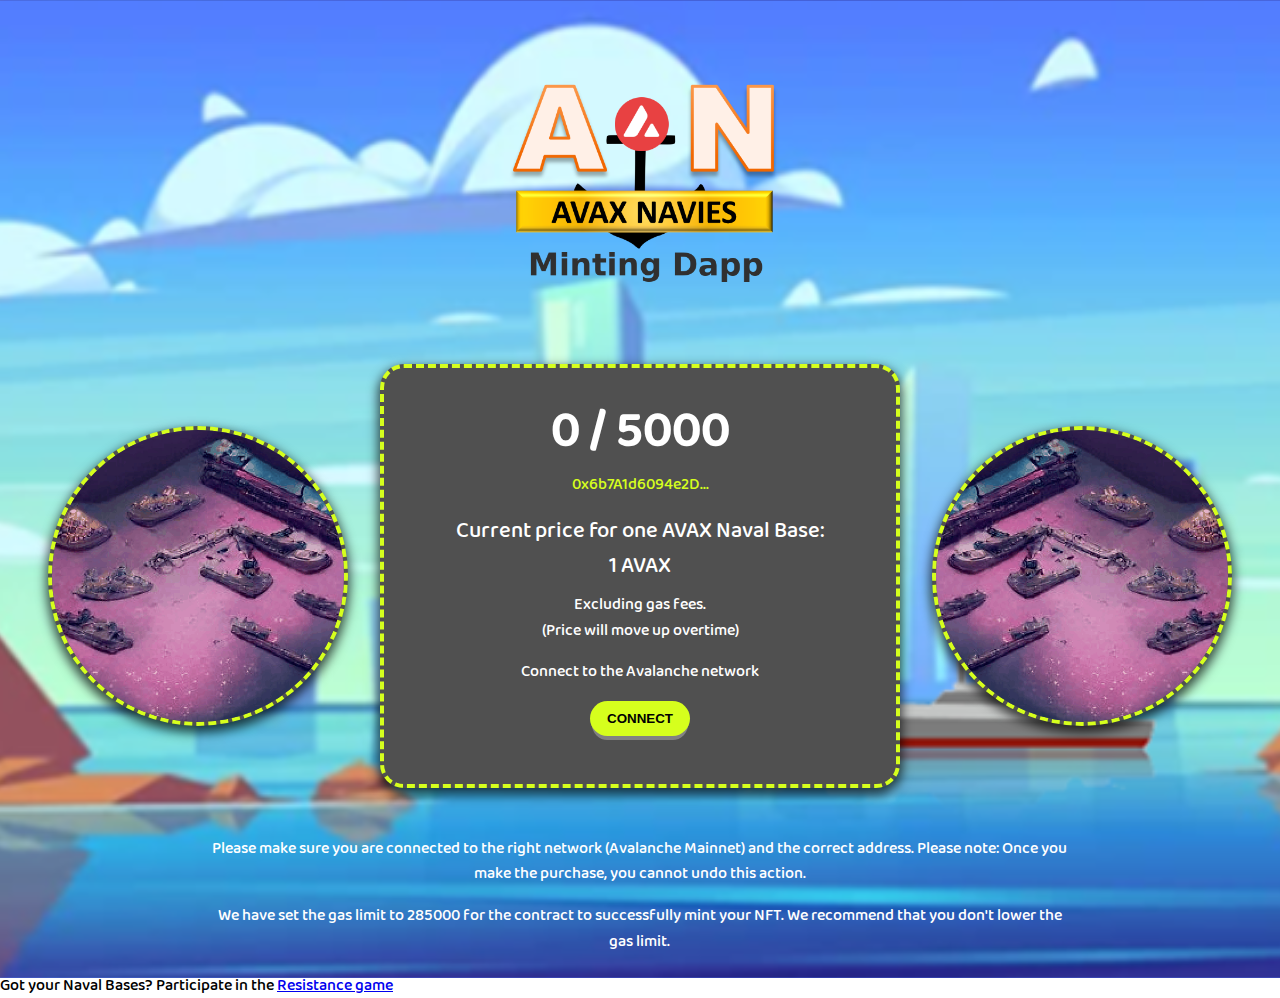
<file: mint.html>
<!doctype html>
<html lang="en">
    <head>
        <meta charset="utf-8"/>
        <base href="/"/>
        <link rel="icon" href="/favicon.ico"/>
        <meta name="viewport" content="width=device-width,initial-scale=1"/>
        <meta name="theme-color" content="#000000"/>
        <link rel="stylesheet" href="/config/theme.css"/>
        <link rel="apple-touch-icon" href="/logo192.png"/>
        <link rel="manifest" href="/manifest.json"/>
        <title>AVAX Navies Mint Yard</title>
        <link rel="icon" type="image/png" href="images/favicon.png">
        <meta name="description" content="Mint your AVAX Naval Yard NFT"/>
        <link href="/static/css/main.b3be25c8.chunk.css" rel="stylesheet">
		<!-- Google tag (gtag.js) -->
		<script async src="https://www.googletagmanager.com/gtag/js?id=G-0KQBSTEYYJ"></script>
		<script>
		window.dataLayer = window.dataLayer || [];
		function gtag(){dataLayer.push(arguments);}
		gtag('js', new Date());

		gtag('config', 'G-0KQBSTEYYJ');
		</script>        
        </head>
        <body>
            <noscript>You need to enable JavaScript to run this app.</noscript>
            <div id="root"></div>
            <script>!function(e){function t(t){for(var n,u,a=t[0],c=t[1],l=t[2],f=0,s=[];f<a.length;f++)u=a[f],Object.prototype.hasOwnProperty.call(o,u)&&o[u]&&s.push(o[u][0]),o[u]=0;for(n in c)Object.prototype.hasOwnProperty.call(c,n)&&(e[n]=c[n]);for(p&&p(t);s.length;)s.shift()();return i.push.apply(i,l||[]),r()}function r(){for(var e,t=0;t<i.length;t++){for(var r=i[t],n=!0,a=1;a<r.length;a++){var c=r[a];0!==o[c]&&(n=!1)}n&&(i.splice(t--,1),e=u(u.s=r[0]))}return e}var n={},o={1:0},i=[];function u(t){if(n[t])return n[t].exports;var r=n[t]={i:t,l:!1,exports:{}};return e[t].call(r.exports,r,r.exports,u),r.l=!0,r.exports}u.e=function(e){var t=[],r=o[e];if(0!==r)if(r)t.push(r[2]);else{var n=new Promise((function(t,n){r=o[e]=[t,n]}));t.push(r[2]=n);var i,a=document.createElement("script");a.charset="utf-8",a.timeout=120,u.nc&&a.setAttribute("nonce",u.nc),a.src=function(e){return u.p+"static/js/"+({}[e]||e)+"."+{3:"1414eae9"}[e]+".chunk.js"}(e);var c=new Error;i=function(t){a.onerror=a.onload=null,clearTimeout(l);var r=o[e];if(0!==r){if(r){var n=t&&("load"===t.type?"missing":t.type),i=t&&t.target&&t.target.src;c.message="Loading chunk "+e+" failed.\n("+n+": "+i+")",c.name="ChunkLoadError",c.type=n,c.request=i,r[1](c)}o[e]=void 0}};var l=setTimeout((function(){i({type:"timeout",target:a})}),12e4);a.onerror=a.onload=i,document.head.appendChild(a)}return Promise.all(t)},u.m=e,u.c=n,u.d=function(e,t,r){u.o(e,t)||Object.defineProperty(e,t,{enumerable:!0,get:r})},u.r=function(e){"undefined"!=typeof Symbol&&Symbol.toStringTag&&Object.defineProperty(e,Symbol.toStringTag,{value:"Module"}),Object.defineProperty(e,"__esModule",{value:!0})},u.t=function(e,t){if(1&t&&(e=u(e)),8&t)return e;if(4&t&&"object"==typeof e&&e&&e.__esModule)return e;var r=Object.create(null);if(u.r(r),Object.defineProperty(r,"default",{enumerable:!0,value:e}),2&t&&"string"!=typeof e)for(var n in e)u.d(r,n,function(t){return e[t]}.bind(null,n));return r},u.n=function(e){var t=e&&e.__esModule?function(){return e.default}:function(){return e};return u.d(t,"a",t),t},u.o=function(e,t){return Object.prototype.hasOwnProperty.call(e,t)},u.p="/",u.oe=function(e){throw console.error(e),e};var a=this.webpackJsonphashlips_nft_minting_dapp=this.webpackJsonphashlips_nft_minting_dapp||[],c=a.push.bind(a);a.push=t,a=a.slice();for(var l=0;l<a.length;l++)t(a[l]);var p=c;r()}([])</script><script src="/static/js/2.d351f3dc.chunk.js">
        </script>
        <script src="/static/js/main.b340697e.chunk.js"></script>

        <p>Got your Naval Bases? Participate in the <a href="gameplay-base.html">Resistance game</a></p>
    </body>
</html>
</file>
<file: config/theme.css>
:root {
  --primary: #083deb;
  --primary-text: #ffffff;
  --secondary: #d6ff1d;
  --secondary-text: #000000;
  --accent: #505050;
  --accent-text: #ffffff;
}
</file>
<file: static/css/main.b3be25c8.chunk.css>
a,abbr,acronym,address,applet,article,aside,audio,b,big,blockquote,body,canvas,caption,center,cite,code,dd,del,details,dfn,div,dl,dt,em,embed,fieldset,figcaption,figure,footer,form,h1,h2,h3,h4,h5,h6,header,hgroup,html,i,iframe,img,ins,kbd,label,legend,li,mark,menu,nav,object,ol,output,p,pre,q,ruby,s,samp,section,small,span,strike,strong,sub,summary,sup,table,tbody,td,tfoot,th,thead,time,tr,tt,u,ul,var,video{margin:0;padding:0;border:0;font-size:100%;font:inherit;vertical-align:baseline}article,aside,details,figcaption,figure,footer,header,hgroup,menu,nav,section{display:block}body{line-height:1}ol,ul{list-style:none}blockquote,q{quotes:none}blockquote:after,blockquote:before,q:after,q:before{content:"";content:none}table{border-collapse:collapse;border-spacing:0}@font-face{font-family:"coder";src:local("coder"),url(/static/media/font.617a0a92.woff) format("woff")}body{font-family:"coder","Roboto","Oxygen","Ubuntu","Cantarell","Fira Sans","Droid Sans","Helvetica Neue",sans-serif;-webkit-font-smoothing:antialiased;-moz-osx-font-smoothing:grayscale}*,body{margin:0}*{padding:0;box-sizing:border-box}code{font-family:source-code-pro,Menlo,Monaco,Consolas,"Courier New",monospace}body::-webkit-scrollbar{display:none}body{-ms-overflow-style:none;scrollbar-width:none}html{background-color:"#4C4C4C"}div{-webkit-user-select:none;-ms-user-select:none;user-select:none;-o-user-select:none}
/*# sourceMappingURL=main.b3be25c8.chunk.css.map */
</file>
